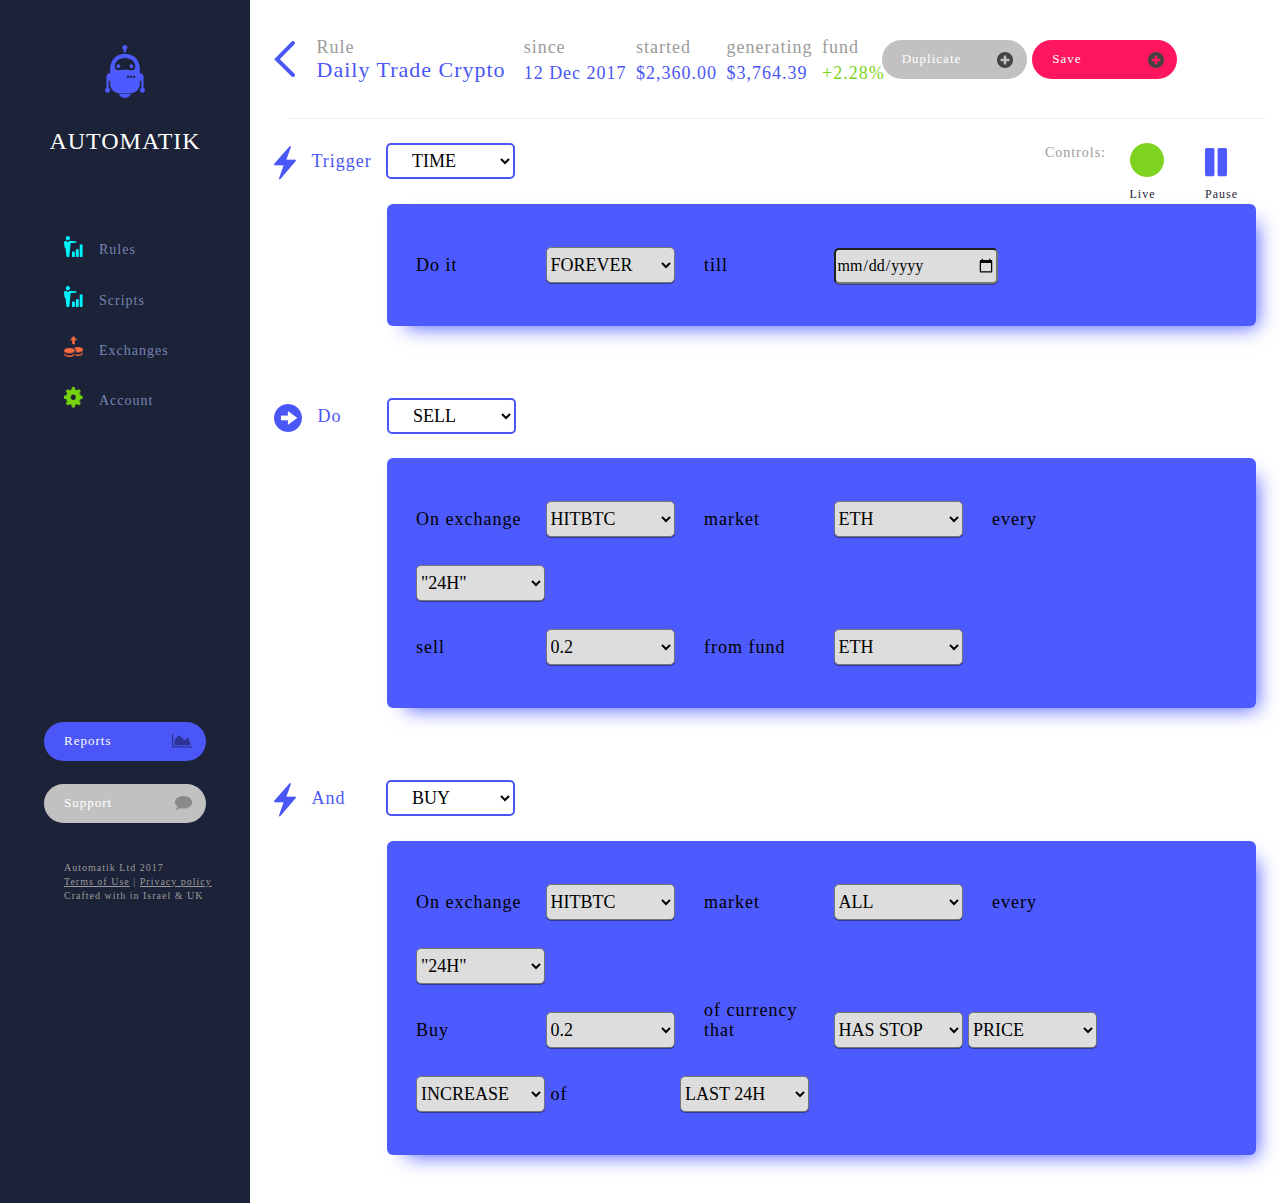
<file: index.html>
<!DOCTYPE html>
<html lang="en">
<head>
	<meta name="viewport" content="width=device-width, initial-scale=1">
    <meta http-equiv="X-UA-Compatible" content="IE=9" />
    <meta charset="UTF-8">
    <title>Automatik</title>

	<!-- Seo General -->

	<meta name="description" content="Get paid with a link. Paylinko is a very genuine payment tool, the easiest way to request and cash out money."/>
	<link rel="canonical" href="https://www.paylinko.com">
	<meta name="author" content="Paylinko">
	<meta name="robots" content="index">
	
	<!-- iOS Safari -->

	<meta name="apple-mobile-web-app-status-bar-style" content="#2983E5">

	<meta name="keywords" content="paylinko, payment London, pay online, easy link, , genuine secure, cash out" />

	<!-- Google+  -->

	<meta itemprop="name" content="Paylinko secure payment tool to cash out money">
	<meta itemprop="description" content="Get paid with a link. Paylinko is a very genuine, secure payment tool, the easiest way to request and cash out money.">
	<meta itemprop="image" content="http://s3.amazonaws.com/flairimagecontainer/paylinko/users/Paylinko_Banner_400.png">
	<link rel="publisher" href="https://plus.google.com/u/0/108265430128713170517">

	<!-- Open Graph Facebook -->
	
	<meta property="og:title" content="Paylinko secure payment tool to cash out money" />
	<meta property="og:description" content="Get paid with a link. Paylinko is a very genuine, secure payment tool, the easiest way to request and cash out money." /> 
	<meta property="og:url" content="https://www.facebook.com/Paylinkofficial/?fref=ts" />
	<meta property="og:site_name" content="Paylinko" />
	<meta property="og:type" content="article" />
	<meta property="og:image" content="http://s3.amazonaws.com/flairimagecontainer/paylinko/users/Paylinko_Banner_400.png" />
	<meta property="og:image:width" content="300" />
	<meta property="og:image:height" content="300" />
	<meta property="fb:admins" content="208930142825714" />

	<!-- Twitter Card data -->
	
	<meta name="twitter:site" content="@Automatik">
	<meta name="twitter:title" content="Paylinko secure payment tool to cash out money">
	<meta name="twitter:description" content="Get paid with a link. Paylinko is a very genuine, secure payment tool, the easiest way to request and cash out money.">
	<meta name="twitter:url" content="https://twitter.com/paylinkofficial">
	<meta name="twitter:card" content="summary">
	<meta name="twitter:image" content="http://s3.amazonaws.com/flairimagecontainer/paylinko/users/Paylinko_Banner_400.png">
	<meta name="twitter:creator" content="@articaidyn">
	<link rel="icon" type="image/x-icon" href="favicon.ico">

	<!-- Css -->

	<link href="https://maxcdn.bootstrapcdn.com/bootstrap/3.3.7/css/bootstrap.min.css" rel="stylesheet" integrity="sha384-BVYiiSIFeK1dGmJRAkycuHAHRg32OmUcww7on3RYdg4Va+PmSTsz/K68vbdEjh4u" crossorigin="anonymous">

	<link rel="stylesheet" href="css/style.css">

</head>

<body>

	<div class="wrapper">

            <!-- Sidebar -->
            <nav class="sidebar">

            	<img class="roboto-logo" width="40px" src="./images/Robo.to.png" alt="Automatik Logo" title="Automatik Logo">

                <h3 class="text-center">Automatik</h3>

                <ul class="list-unstyled top-list">
                    <li>
                    	<a href="#">
                    		<img src="./images/rules-icon.png" title="rules-icon" alt="rules-icon">
                    		<span>Rules</span>
                    	</a>
                    	<a href="#">
                    		<img src="./images/rules-icon.png" title="script-icon" alt="script-icon">
                    		<span>Scripts</span>
                    	</a>
                    	<a href="#">
                    		<img src="./images/exchanges-icon.png" title="exchanges-icon" alt="exchanges-icon">
                    		<span>Exchanges</span>
                    	</a>
                    	<a href="#">
                    		<img src="./images/account-icon.png" title="account-icon" alt="account-icon">
                    		<span>Account</span>
                    	</a>
                    </li>
                </ul>

                <ul class="list-unstyled bottom-list">
                	<li>
                		<a href="#">
                    		<span>Reports</span>
                    		<img src="./images/reports-icon.png" title="reports-icon" alt="reports-icon">
                    	</a>
                    	<a href="#">
                    		<span>Support</span>
                    		<img src="./images/support-icon.png" title="support-icon" alt="support-icon">
                    	</a>
                	</li>
                </ul>

                <div class="copyright">
                	<p>Automatik Ltd 2017</p>
                	<p>
                		<span><a href="">Terms of Use</a></span>
                		<span>|</span>
                		<span><a href="">Privacy policy</a></span>
                	</p>
                	<p>Crafted with in Israel & UK</p>
                </div>

            </nav>

            <!-- Main Container -->
                
            <div class="container">
	            	<div class="content-header">
	            		<div class="crypto-first-column pull-left">
	            			<a href="">
		            			<img class="inline-block" src="./images/arrow-back.png"  title="arrow-back" alt="arrow-back">
		            		</a>
		    				<div class="crypto-details-container inline-block">
		    					<h4 class="rule light-grey">Rule</h4>
		    					<h3 class="crypto-name">Daily Trade Crypto</h3>
		    				</div>
	            		</div>

	            		<div class="crypto-second-column pull-left">
		    				<div class="crypto-since-container inline-block">
		    					<h4 class="since light-grey">since</h4>
		    					<h4 class="since-date">12 Dec 2017</h4>
		    				</div>
		    				<div class="crypto-started-container inline-block">
		    					<h4 class="started light-grey">started</h4>
		    					<h4 class="started-with">$2,360.00</h4>
		    				</div>
		    				<div class="crypto-generating-container inline-block">
		    					<h4 class="generating light-grey">generating</h4>
		    					<h4 class="generating-result">$3,764.39</h4>
		    				</div>
		    				<div class="crypto-fund-container inline-block">
		    					<h4 class="fund light-grey">fund</h4>
		    					<h4 class="fund-result-with light-green">+2.28%</h4>
		    				</div>
	    				</div>

						<div class="crypto-third-column pull-left">
		    				<ul class="list-unstyled top-right-buttons inline-block">
			                	<li>
			                		<a href="#">
			                    		<span>Duplicate</span>
			                    		<img src="./images/plus-icon.png" title="plus-icon" alt="plus-icon">
			                    	</a>
			                    	<a href="#"> 
			                    		<span>Save</span>
			                    		<img src="./images/plus-icon.png" title="plus-icon" alt="plus-icon">
			                    	</a>
			                	</li>
			                </ul>

						</div>

						<hr />
	            	</div>

	            	<div class="content-trigger">
	            		<a href="">
	            			<img class="inline-block" src="./images/sketch-icon.png"  title="sketch-icon" alt="sketch-icon">
	            		</a>
	    				<div class="crypto-trigger-container inline-block">
	    					<h4 class="rule light-grey">Trigger</h4>
	    				</div>
	    				<div class="crypto-trigger-option inline-block">
	    					<select name="crypto-trigger">
							    <option value="time">TIME</option>
							    <option value="saab">Saab 95</option>
							    <option value="mercedes">Mercedes SLK</option>
							    <option value="audi">Audi TT</option>
						  	</select>
	    				</div>
	    				<div class="crypto-trigger-play inline-block pull-right">
	    					<h5 class="inline-block">Controls:</h5>
	    					<div class="live inline-block">
	    						<a href="">
	    							<img class="inline-block" src="./images/live-icon.png"  title="live-icon" alt="live-icon">
	    						</a>
	    						<h6>Live</h6>
	    					</div>
	    					<div class="pause inline-block">
	    						<a href="">
	    							<img class="inline-block" src="./images/pause-icon.png"  title="pause-icon" alt="pause-icon">
	    						</a>
	    						<h6>Pause</h6>
	    					</div>
	    				</div>
	    				<div class="content-trigger-function">
	    					<h4 class="inline-block">Do it</h4>
	    					<select class="inline-block" name="crypto-trigger-first">
							    <option value="forever">FOREVER</option>
							    <option value="saab">Saab 95</option>
							    <option value="mercedes">Mercedes SLK</option>
							    <option value="audi">Audi TT</option>
						  	</select>
						  	<h4 class="inline-block">till</h4>
							<input type="date">
	    				</div>
	            	</div>

	            	<div class="content-do">
	            		<a href="">
	            			<img class="inline-block" src="./images/play-icon.png"  title="play-icon" alt="play-icon">
	            		</a>
	    				<div class="crypto-do-container inline-block">
	    					<h4 class="rule light-grey">Do</h4>
	    				</div>
	    				<div class="crypto-do-option inline-block">
	    					<select name="crypto-do">
							    <option value="sell">SELL</option>
							    <option value="saab">Saab 95</option>
							    <option value="mercedes">Mercedes SLK</option>
							    <option value="audi">Audi TT</option>
						  	</select>
	    				</div>
	    				<div class="content-do-function">
	    					<h4 class="inline-block">On exchange</h4>
	    					<select class="inline-block" name="crypto-do-first">
							    <option value="forever">HITBTC</option>
							    <option value="saab">Saab 95</option>
							    <option value="mercedes">Mercedes SLK</option>
							    <option value="audi">Audi TT</option>
						  	</select>
						  	<h4 class="inline-block">market</h4>
							<select class="inline-block" name="crypto-do-second">
							    <option value="eth">ETH</option>
							    <option value="saab">Saab 95</option>
							    <option value="mercedes">Mercedes SLK</option>
							    <option value="audi">Audi TT</option>
						  	</select>
					  		<h4 class="inline-block">every</h4>
						  	<select class="inline-block" name="crypto-do-third">
							    <option value="24H">"24H"</option>
							    <option value="saab">Saab 95</option>
							    <option value="mercedes">Mercedes SLK</option>
							    <option value="audi">Audi TT</option>
						  	</select>
						  	<br>
						  	<div class="crypto-do-function-second">
							  	<h4 class="inline-block">sell</h4>
		    					<select class="inline-block" name="crypto-do-fourth">
								    <option value="forever">0.2</option>
								    <option value="saab">Saab 95</option>
								    <option value="mercedes">Mercedes SLK</option>
								    <option value="audi">Audi TT</option>
							  	</select>
							  	<h4 class="inline-block">from fund</h4>
								<select class="inline-block" name="crypto-do-fifth">
								    <option value="eth">ETH</option>
								    <option value="saab">Saab 95</option>
								    <option value="mercedes">Mercedes SLK</option>
								    <option value="audi">Audi TT</option>
							  	</select>
						  	</div>
	    				</div>

	            	</div>

	            	<div class="content-and">
	            		<a href="">
	            			<img class="inline-block" src="./images/sketch-icon.png"  title="sketch-icon" alt="sketch-icon">
	            		</a>
	    				<div class="crypto-and-container inline-block">
	    					<h4 class="rule light-grey">And</h4>
	    				</div>
	    				<div class="crypto-and-option inline-block">
	    					<select name="crypto-and">
							    <option value="sell">BUY</option>
							    <option value="saab">Saab 95</option>
							    <option value="mercedes">Mercedes SLK</option>
							    <option value="audi">Audi TT</option>
						  	</select>
	    				</div>
	    				<div class="content-and-function">
	    					<h4 class="inline-block">On exchange</h4>
	    					<select class="inline-block" name="crypto-and-first">
							    <option value="forever">HITBTC</option>
							    <option value="saab">Saab 95</option>
							    <option value="mercedes">Mercedes SLK</option>
							    <option value="audi">Audi TT</option>
						  	</select>
						  	<h4 class="inline-block">market</h4>
							<select class="inline-block" name="crypto-and-second">
							    <option value="eth">ALL</option>
							    <option value="saab">Saab 95</option>
							    <option value="mercedes">Mercedes SLK</option>
							    <option value="audi">Audi TT</option>
						  	</select>
					  		<h4 class="inline-block">every</h4>
						  	<select class="inline-block" name="crypto-and-third">
							    <option value="24H">"24H"</option>
							    <option value="saab">Saab 95</option>
							    <option value="mercedes">Mercedes SLK</option>
							    <option value="audi">Audi TT</option>
						  	</select>
						  	<br>
						  	<div class="crypto-and-function-second">
							  	<h4 class="inline-block">Buy</h4>
		    					<select class="inline-block" name="crypto-and-fourth">
								    <option value="forever">0.2</option>
								    <option value="saab">Saab 95</option>
								    <option value="mercedes">Mercedes SLK</option>
								    <option value="audi">Audi TT</option>
							  	</select>
							  	<h4 class="inline-block">of currency that</h4>
								<select class="inline-block" name="crypto-and-fifth">
								    <option value="eth">HAS STOP</option>
								    <option value="saab">Saab 95</option>
								    <option value="mercedes">Mercedes SLK</option>
								    <option value="audi">Audi TT</option>
							  	</select>
							  	<select class="inline-block" name="crypto-and-fifth">
								    <option value="eth">PRICE</option>
								    <option value="saab">Saab 95</option>
								    <option value="mercedes">Mercedes SLK</option>
								    <option value="audi">Audi TT</option>
							  	</select>
							  	<select class="inline-block" name="crypto-and-fifth">
								    <option value="eth">INCREASE</option>
								    <option value="saab">Saab 95</option>
								    <option value="mercedes">Mercedes SLK</option>
								    <option value="audi">Audi TT</option>
							  	</select>
							  	<h4 class="inline-block">of</h4>
		    					<select class="inline-block" name="crypto-and-fourth">
								    <option value="forever">LAST 24H</option>
								    <option value="saab">Saab 95</option>
								    <option value="mercedes">Mercedes SLK</option>
								    <option value="audi">Audi TT</option>
							  	</select>
						  	</div>
	    				</div>

	            	</div>
						
			</div>

        </div>
	
	<!-- Js -->

	<script
  src="https://code.jquery.com/jquery-3.2.1.min.js"
  integrity="sha256-hwg4gsxgFZhOsEEamdOYGBf13FyQuiTwlAQgxVSNgt4="
  crossorigin="anonymous"></script>
  <script src="https://maxcdn.bootstrapcdn.com/bootstrap/3.3.7/js/bootstrap.min.js" integrity="sha384-Tc5IQib027qvyjSMfHjOMaLkfuWVxZxUPnCJA7l2mCWNIpG9mGCD8wGNIcPD7Txa" crossorigin="anonymous"></script>
  <script src="js/js.js"></script>

</body>
</html>
</file>
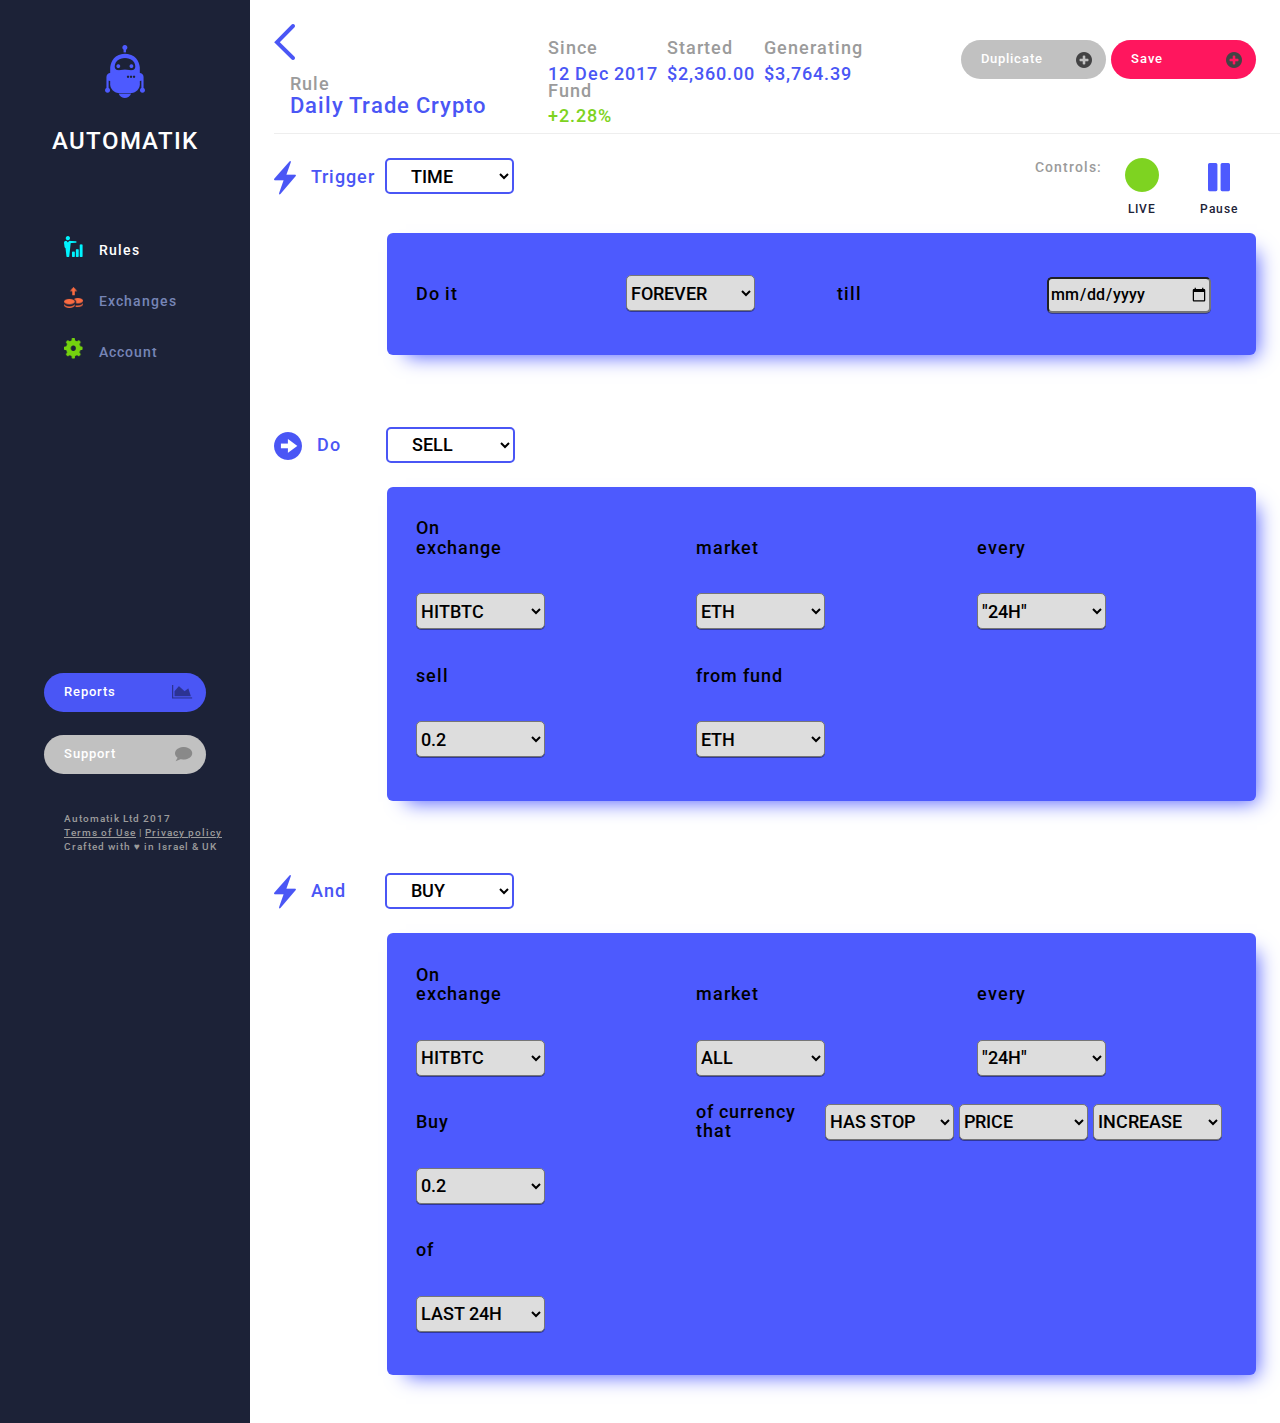
<file: home.html>
<!DOCTYPE html>
<html lang="en">
<head>
	<meta name="viewport" content="width=device-width, initial-scale=1">
    <meta http-equiv="X-UA-Compatible" content="IE=9" />
    <meta charset="UTF-8">
    <title>Automatik - Homepage</title>

	<!-- Css -->

	<link href="https://fonts.googleapis.com/css?family=Roboto" rel="stylesheet">
	<link rel="shortcut icon" type="image/png" href="./images/Robo.to.png"/>
	<link href="https://maxcdn.bootstrapcdn.com/bootstrap/3.3.7/css/bootstrap.min.css" rel="stylesheet" integrity="sha384-BVYiiSIFeK1dGmJRAkycuHAHRg32OmUcww7on3RYdg4Va+PmSTsz/K68vbdEjh4u" crossorigin="anonymous">
	<link rel="stylesheet" href="css/style.css">

</head>

<body>

	<!-- Hamburger Button -->
        <div class="collpasingSidebar hidden-sm visible-xs">
          <svg viewBox="0 0 800 600">
            <path d="M300,220 C300,220 520,220 540,220 C740,220 640,540 520,420 C440,340 300,200 300,200" id="top"></path>
            <path d="M300,320 L540,320" id="middle"></path>
            <path d="M300,210 C300,210 520,210 540,210 C740,210 640,530 520,410 C440,330 300,190 300,190" id="bottom" transform="translate(480, 320) scale(1, -1) translate(-480, -318) "></path>
          </svg>
        </div>
    <!-- End Hamburger Button -->

	<div class="wrapper">

            <!-- Sidebar -->
            <nav class="sidebar">

            	<img class="roboto-logo" width="40px" src="./images/Robo.to.png" alt="Automatik Logo" title="Automatik Logo">

                <h3 class="text-center">Automatik</h3>

                <ul class="list-unstyled top-list">
                    <li>
                    	<a href="#">
                    		<img src="./images/rules-icon.png" title="rules-icon" alt="rules-icon">
                    		<span class="active">Rules</span>
                    	</a>
                    	<a href="#">
                    		<img src="./images/exchanges-icon.png" title="exchanges-icon" alt="exchanges-icon">
                    		<span>Exchanges</span>
                    	</a>
                    	<a href="./account/settings.html">
                    		<img src="./images/account-icon.png" title="account-icon" alt="account-icon">
                    		<span>Account</span>
                    	</a>
                    </li>
                </ul>

                <ul class="list-unstyled bottom-list">
                	<li>
                		<a href="#">
                    		<span>Reports</span>
                    		<img src="./images/reports-icon.png" title="reports-icon" alt="reports-icon">
                    	</a>
                    	<a href="#">
                    		<span>Support</span>
                    		<img src="./images/support-icon.png" title="support-icon" alt="support-icon">
                    	</a>
                	</li>
                </ul>

                <div class="copyright">
                	<p>Automatik Ltd 2017</p>
                	<p>
                		<span><a href="">Terms of Use</a></span>
                		<span>|</span>
                		<span><a href="">Privacy policy</a></span>
                	</p>
                	<p>Crafted with &#9829; in Israel & UK</p>
                </div>

            </nav>

            <!-- Main Container -->
            <div class="container">

            	<div class="row">
            		<div class="content-header">
	            		<div class="col-lg-3 col-md-5 col-xs-12">
		            		<div class="crypto-first-column">
		            			<a href="">
			            			<img class="inline-block" src="./images/arrow-back.png"  title="arrow-back" alt="arrow-back">
			            		</a>
			    				<div class="crypto-details-container inline-block">
			    					<h4 class="rule light-grey">Rule</h4>
			    					<h3 class="crypto-name">Daily Trade Crypto</h3>
			    				</div>
		            		</div>
	            		</div>

						<div class="col-lg-5 col-md-7 col-xs-12">
		            		<div class="crypto-second-column">
			    				<div class="crypto-since-container inline-block">
			    					<h4 class="since light-grey">Since</h4>
			    					<h4 class="since-date">12 Dec 2017</h4>
			    				</div>
			    				<div class="crypto-started-container inline-block">
			    					<h4 class="started light-grey">Started</h4>
			    					<h4 class="started-with">$2,360.00</h4>
			    				</div>
			    				<div class="crypto-generating-container inline-block">
			    					<h4 class="generating light-grey">Generating</h4>
			    					<h4 class="generating-result">$3,764.39</h4>
			    				</div>
			    				<div class="crypto-fund-container inline-block">
			    					<h4 class="fund light-grey">Fund</h4>
			    					<h4 class="fund-result-with light-green">+2.28%</h4>
			    				</div>
		    				</div>
	    				</div>
							
						<div class="col-lg-4 col-lg-offset-0 col-md-offset-3 col-md-6 col-xs-12 text-center">
							<div class="crypto-third-column">
			    				<ul class="list-unstyled top-right-buttons inline-block">
				                	<li>
				                		<a href="#">
				                    		<span>Duplicate</span>
				                    		<img src="./images/plus-icon.png" title="plus-icon" alt="plus-icon">
				                    	</a>
				                    	<a href="#"> 
				                    		<span>Save</span>
				                    		<img src="./images/plus-icon.png" title="plus-icon" alt="plus-icon">
				                    	</a>
				                	</li>
				                </ul>

							</div>
						</div>

						<hr />
	            	</div>
	        	</div>

            	<div class="content-trigger">

            		<div class="row">
	            		<div class="col-lg-4 col-md-5 col-sm-6 col-xs-12">
		            		<a href="">
		            			<img class="inline-block" src="./images/sketch-icon.png"  title="sketch-icon" alt="sketch-icon">
		            		</a>
		    				<div class="crypto-trigger-container inline-block">
		    					<h4 class="rule light-grey">Trigger</h4>
		    				</div>
		    				<div class="crypto-trigger-option inline-block">
		    					<select name="crypto-trigger">
								    <option value="time">TIME</option>
								    <option value="saab">Saab 95</option>
								    <option value="mercedes">Mercedes SLK</option>
								    <option value="audi">Audi TT</option>
							  	</select>
		    				</div>
	    				</div>

	    				<div class="col-lg-4 col-lg-offset-4 col-md-7 col-sm-6 col-xs-12 text-center">
		    				<div class="crypto-trigger-play inline-block pull-right">
		    					<h5 class="inline-block">Controls:</h5>
		    					<div class="live inline-block">
		    						<a class="play-btn active" href="#">
		    							<img class="inline-block" src="./images/live-icon.png"  title="live-icon" alt="live-icon">
		    							<h6>Live</h6>
		    						</a>
		    					</div>
		    					<div class="pause inline-block">
		    						<a class="play-btn" href="#">
		    							<img class="inline-block" src="./images/pause-icon.png"  title="pause-icon" alt="pause-icon">
		    							<h6>Pause</h6>
		    						</a>
		    					</div>
		    				</div>
		    			</div>

	    			</div>

					<div class="content-trigger-function">
	    				<div class="row">
	    					<div class="col-md-3 col-sm-6 col-xs-12">
	    						<h4 class="inline-block">Do it</h4>
	    					</div>
	    					<div class="col-md-3 col-sm-6 col-xs-12">
		    					<select class="inline-block" name="crypto-trigger-first">
								    <option value="forever">FOREVER</option>
								    <option value="saab">Saab 95</option>
								    <option value="mercedes">Mercedes SLK</option>
								    <option value="audi">Audi TT</option>
							  	</select>
						  	</div>
						  	<div class="col-md-3 col-sm-6 col-xs-12">
						  		<h4 class="inline-block">till</h4>
						  	</div>
						  	<div class="col-md-3 col-sm-6 col-xs-12">
								<input type="date">
							</div>
	    				</div>
    				</div>

        		</div>

            	<div class="content-do">

            		<div class="row">
            			<div class="col-xs-12">
		            		<a href="">
		            			<img class="inline-block" src="./images/play-icon.png"  title="play-icon" alt="play-icon">
		            		</a>
		    				<div class="crypto-do-container inline-block">
		    					<h4 class="rule light-grey">Do</h4>
		    				</div>
		    				<div class="crypto-do-option inline-block">
		    					<select name="crypto-do">
								    <option value="sell">SELL</option>
								    <option value="saab">Saab 95</option>
								    <option value="mercedes">Mercedes SLK</option>
								    <option value="audi">Audi TT</option>
							  	</select>
		    				</div>
	    				</div>
    				</div>

    				<div class="content-do-function">

    					<div class="row">
    						<div class="col-md-4 col-sm-6 col-xs-12">
		    					<h4 class="inline-block">On exchange</h4>
		    					<select class="inline-block" name="crypto-do-first">
								    <option value="forever">HITBTC</option>
								    <option value="saab">Saab 95</option>
								    <option value="mercedes">Mercedes SLK</option>
								    <option value="audi">Audi TT</option>
							  	</select>
						  	</div>
						  	<div class="col-md-4 col-sm-6 col-xs-12">
							  	<h4 class="inline-block">market</h4>
								<select class="inline-block" name="crypto-do-second">
								    <option value="eth">ETH</option>
								    <option value="saab">Saab 95</option>
								    <option value="mercedes">Mercedes SLK</option>
								    <option value="audi">Audi TT</option>
							  	</select>
							</div>
						  	<div class="col-md-4 col-sm-6 col-xs-12">
						  		<h4 class="inline-block">every</h4>
							  	<select class="inline-block" name="crypto-do-third">
								    <option value="24H">"24H"</option>
								    <option value="saab">Saab 95</option>
								    <option value="mercedes">Mercedes SLK</option>
								    <option value="audi">Audi TT</option>
							  	</select>
						  	</div>
					  	</div>

						<div class="crypto-do-function-second">

						  	<div class="row">
	    						<div class="col-md-4 col-sm-6 col-xs-12">
									  	<h4 class="inline-block">sell</h4>
				    					<select class="inline-block" name="crypto-do-fourth">
										    <option value="forever">0.2</option>
										    <option value="saab">Saab 95</option>
										    <option value="mercedes">Mercedes SLK</option>
										    <option value="audi">Audi TT</option>
									  	</select>
								</div>
							  	<div class="col-md-4 col-sm-6 col-xs-12">
								  	<h4 class="inline-block">from fund</h4>
									<select class="inline-block" name="crypto-do-fifth">
									    <option value="eth">ETH</option>
									    <option value="saab">Saab 95</option>
									    <option value="mercedes">Mercedes SLK</option>
									    <option value="audi">Audi TT</option>
								  	</select>
							  	</div>
							</div>							  	
	    				</div>

            		</div>

        		</div>

            	<div class="content-and">
            		<div class="row">
            			<div class="col-xs-12">
            				<a href="">
		            			<img class="inline-block" src="./images/sketch-icon.png"  title="sketch-icon" alt="sketch-icon">
		            		</a>
		    				<div class="crypto-and-container inline-block">
		    					<h4 class="rule light-grey">And</h4>
		    				</div>
		    				<div class="crypto-and-option inline-block">
		    					<select name="crypto-and">
								    <option value="sell">BUY</option>
								    <option value="saab">Saab 95</option>
								    <option value="mercedes">Mercedes SLK</option>
								    <option value="audi">Audi TT</option>
							  	</select>
		    				</div>
            			</div>
            		</div>
            		
    				<div class="content-and-function">
    					<div class="row">
    						<div class="col-md-4 col-sm-6 col-xs-12">
								<h4 class="inline-block">On exchange</h4>
		    					<select class="inline-block" name="crypto-and-first">
								    <option value="forever">HITBTC</option>
								    <option value="saab">Saab 95</option>
								    <option value="mercedes">Mercedes SLK</option>
								    <option value="audi">Audi TT</option>
							  	</select>
    						</div>

	    					<div class="col-md-4 col-sm-6 col-xs-12">
							  	<h4 class="inline-block">market</h4>
								<select class="inline-block" name="crypto-and-second">
								    <option value="eth">ALL</option>
								    <option value="saab">Saab 95</option>
								    <option value="mercedes">Mercedes SLK</option>
								    <option value="audi">Audi TT</option>
							  	</select>
						  	</div>
						  	<div class="col-md-4 col-sm-6 col-xs-12">
						  		<h4 class="inline-block">every</h4>
							  	<select class="inline-block" name="crypto-and-third">
								    <option value="24H">"24H"</option>
								    <option value="saab">Saab 95</option>
								    <option value="mercedes">Mercedes SLK</option>
								    <option value="audi">Audi TT</option>
							  	</select>
						  	</div>
				  		</div>

					  	<div class="crypto-and-function-second">
					  		<div class="row">
					  			<div class="col-md-4 col-sm-6 col-xs-12">
									<h4 class="inline-block">Buy</h4>
			    					<select class="inline-block" name="crypto-and-fourth">
									    <option value="forever">0.2</option>
									    <option value="saab">Saab 95</option>
									    <option value="mercedes">Mercedes SLK</option>
									    <option value="audi">Audi TT</option>
								  	</select>
					  			</div>
					  		
						  		<div class="col-md-8 col-sm-12 col-xs-12">
								  	<h4 class="inline-block currency-that">of currency that</h4>
									<select class="inline-block" name="crypto-and-fifth">
									    <option value="eth">HAS STOP</option>
									    <option value="saab">Saab 95</option>
									    <option value="mercedes">Mercedes SLK</option>
									    <option value="audi">Audi TT</option>
								  	</select>
								  	<select class="inline-block" name="crypto-and-fifth">
									    <option value="eth">PRICE</option>
									    <option value="saab">Saab 95</option>
									    <option value="mercedes">Mercedes SLK</option>
									    <option value="audi">Audi TT</option>
								  	</select>
								  	<select class="inline-block" name="crypto-and-fifth">
									    <option value="eth">INCREASE</option>
									    <option value="saab">Saab 95</option>
									    <option value="mercedes">Mercedes SLK</option>
									    <option value="audi">Audi TT</option>
							  		</select>
						  		</div>
					  		</div>

					  		<div class="row">
							  	<div class="col-md-4 col-sm-6 col-xs-12">
								  	<h4 class="inline-block">of</h4>
			    					<select class="inline-block" name="crypto-and-fourth">
									    <option value="forever">LAST 24H</option>
									    <option value="saab">Saab 95</option>
									    <option value="mercedes">Mercedes SLK</option>
									    <option value="audi">Audi TT</option>
								  	</select>
							  	</div>
							</div>
					  	</div>
    				</div>

            	</div>
						
			</div>

        </div>
	
	<!-- Js -->

	<script
  src="https://code.jquery.com/jquery-3.2.1.min.js"
  integrity="sha256-hwg4gsxgFZhOsEEamdOYGBf13FyQuiTwlAQgxVSNgt4="
  crossorigin="anonymous"></script>
  <script src="https://maxcdn.bootstrapcdn.com/bootstrap/3.3.7/js/bootstrap.min.js" integrity="sha384-Tc5IQib027qvyjSMfHjOMaLkfuWVxZxUPnCJA7l2mCWNIpG9mGCD8wGNIcPD7Txa" crossorigin="anonymous"></script>
  <script src="js/js.js"></script>

</body>
</html>
</file>
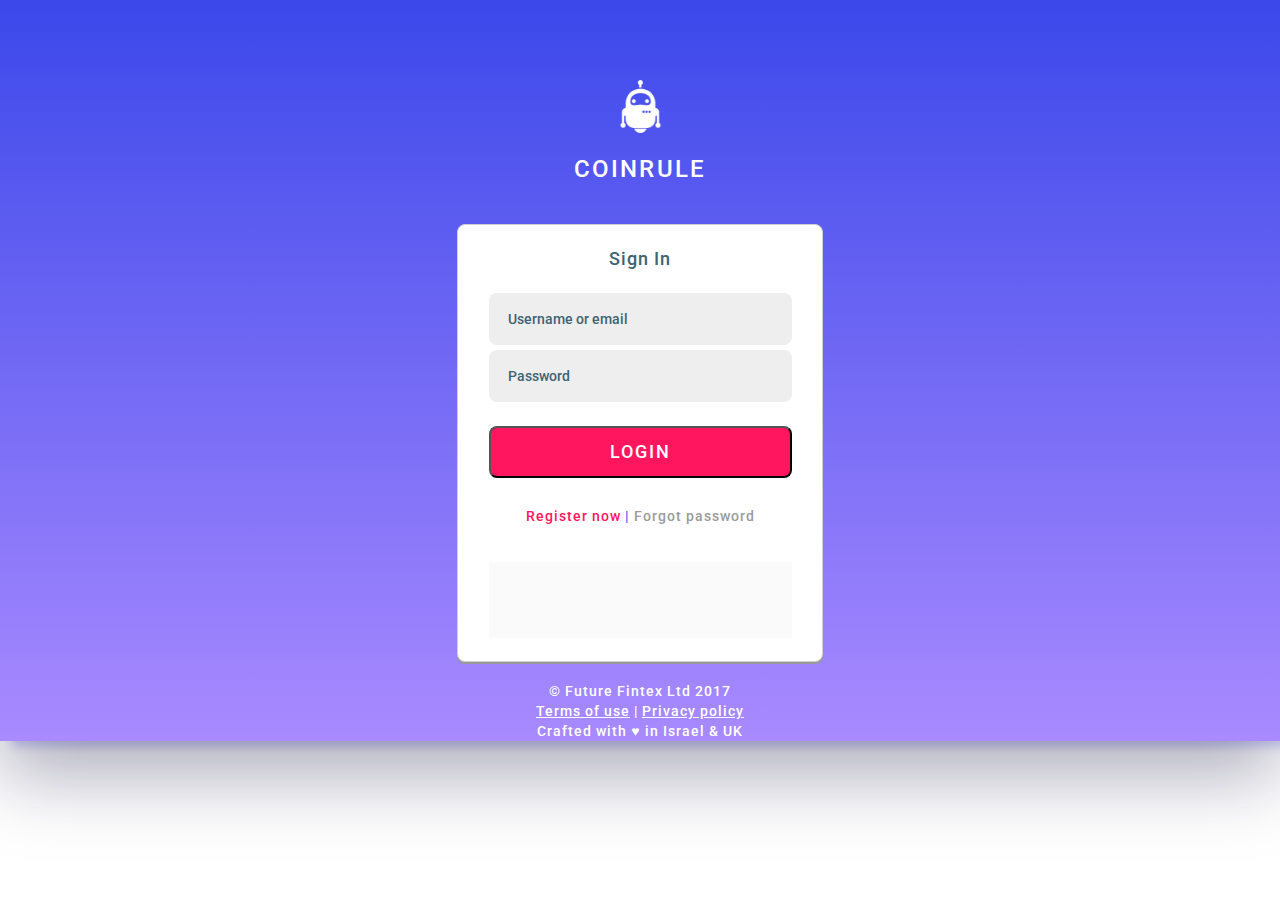
<file: login.html>
<!DOCTYPE html>
<html lang="en">
<head>
	<meta name="viewport" content="width=device-width, initial-scale=1">
    <meta http-equiv="X-UA-Compatible" content="IE=9" />
    <meta charset="UTF-8">
	<title>Automatik - Login</title>

	<!-- Css -->

	<link href="https://fonts.googleapis.com/css?family=Roboto" rel="stylesheet">
	<link rel="shortcut icon" type="image/png" href="./images/Robo.to.png"/>
	<link href="https://maxcdn.bootstrapcdn.com/bootstrap/3.3.7/css/bootstrap.min.css" rel="stylesheet" integrity="sha384-BVYiiSIFeK1dGmJRAkycuHAHRg32OmUcww7on3RYdg4Va+PmSTsz/K68vbdEjh4u" crossorigin="anonymous">
	<link rel="stylesheet" href="css/style.css">

	<!-- Recaptcha -->
	<script src="https://www.google.com/recaptcha/api.js" async defer></script>

	<!-- Meta Tag -->

	<!-- Twitter Card data -->					
	<meta name="twitter:site" content="CoinRule - Automatic Crypto Trading">		
 	<meta name="twitter:title" content="CoinRule - Automatic Crypto Trading">
 	<meta name="twitter:description" content="Automate your crypto trading strategy across all exchanges: bitcoin, ethereum, monero, ripple, litecoin.">		
 	<meta name="twitter:url" content="https://twitter.com/CoinRuleHQ">		
 	<meta name="twitter:card" content="summary">		
 	<meta name="twitter:image" content="http://s3.amazonaws.com/flairimagecontainer/paylinko/users/Paylinko_Banner_400.png">		
 	<meta name="twitter:creator" content="@GabryMuse">		
 	<link rel="icon" type="image/x-icon" href="./images/Robo.to.png">

 	<!-- Open Graph Facebook -->
 	<meta property="og:title" content="CoinRule - Automatic Crypto Trading" />
 	<meta property="og:description" content="Automate your crypto trading strategy across all exchanges: bitcoin, ethereum, monero, ripple, litecoin." /> 		
 	<meta property="og:url" content="https://www.facebook.com/CoinRule-137793026987081/" />
 	<meta property="og:site_name" content="CoinRule" />		
 	<meta property="og:type" content="article" />		
 	<meta property="og:image" content="http://s3.amazonaws.com/flairimagecontainer/paylinko/users/Paylinko_Banner_400.png" />		
 	<meta property="og:image:width" content="300" />		
 	<meta property="og:image:height" content="300" />		
 	<meta property="fb:admins" content="208930142825714" />

</head>
<body>


	
	<div class="main-background">
		<div class="login-container text-center">
			<img width="53" height="53" src="./images/Robo.to.white.png" alt="Automatik Logo" title="Automatik Logo">
			<h3>Coinrule</h3>
			<form action="?" method="POST">
				<h4>Sign In</h4>
				<input type="text" name="username" placeholder="Username or email">
				<input type="password" name="password" placeholder="Password">
				<input type="submit" value="LOGIN">

				<p>
					<span>
						<a href="">Register now</a>
					</span>
					<span>|</span>
					<span>
						<a class="light-grey" href="">Forgot password</a>
					</span>
				</p>

				<div class="re-captcha">
					<div class="g-recaptcha" data-sitekey="6LestjwUAAAAAC5j0Y19ffjclArj118z3iR0P5qj"></div>
				</div>

			</form>

			<div class="login-copyright">
				<p>	&copy; Future Fintex Ltd 2017</p>
				<p>
					<span>
						<a href="">Terms of use</a>
					</span>
					<span>|</span>
					<span>
						<a href="">Privacy policy</a>
					</span>
				</p>
				<p>Crafted with &#9829; in Israel & UK</p>
			</div>
		</div>
    </div>
	
	<!-- Js -->

	<script
  src="https://code.jquery.com/jquery-3.2.1.min.js"
  integrity="sha256-hwg4gsxgFZhOsEEamdOYGBf13FyQuiTwlAQgxVSNgt4="
  crossorigin="anonymous"></script>
  <script src="https://maxcdn.bootstrapcdn.com/bootstrap/3.3.7/js/bootstrap.min.js" integrity="sha384-Tc5IQib027qvyjSMfHjOMaLkfuWVxZxUPnCJA7l2mCWNIpG9mGCD8wGNIcPD7Txa" crossorigin="anonymous"></script>
  <script src="js/js.js"></script>

</body>
</html>
</file>
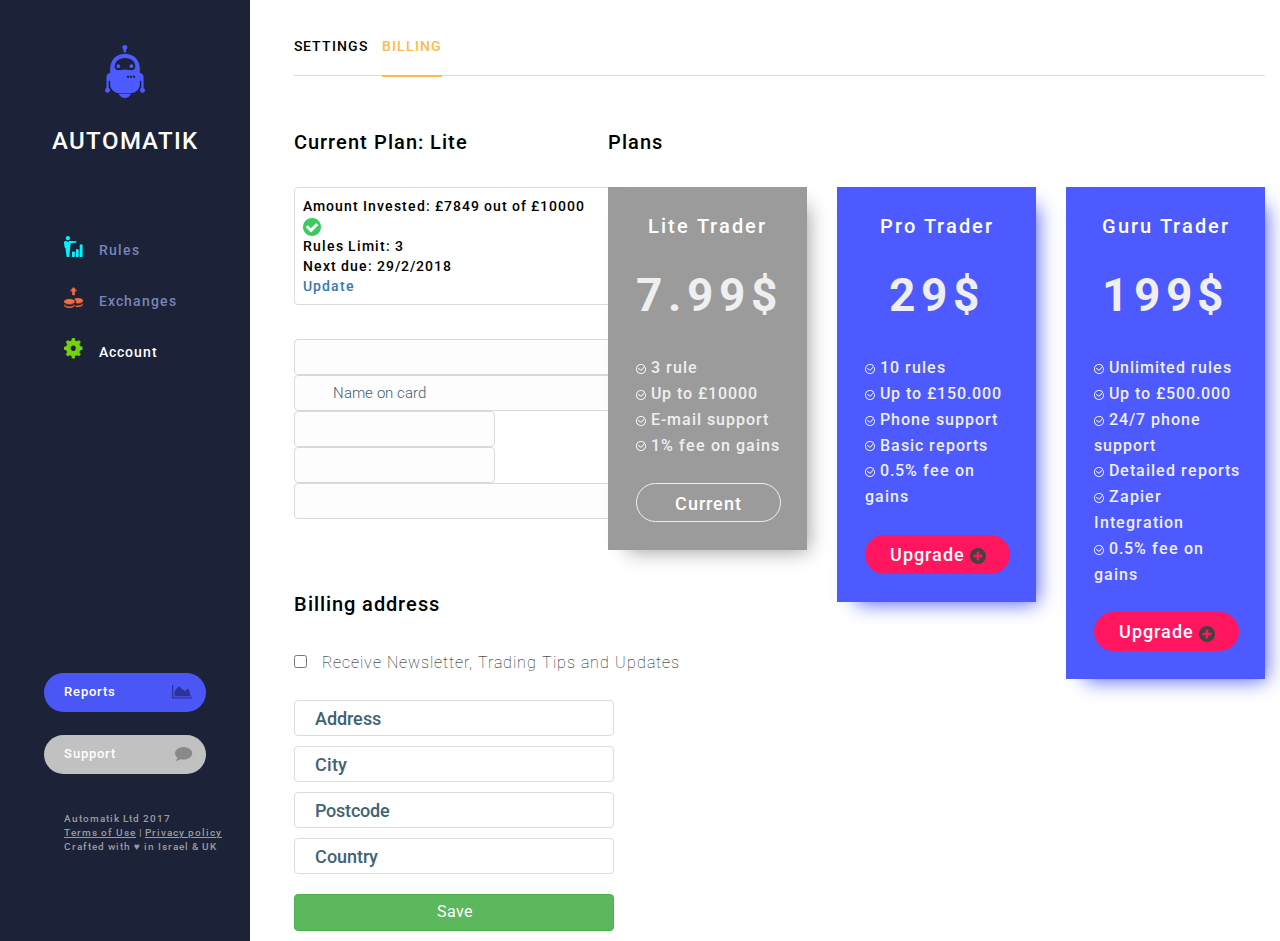
<file: account/billing.html>
<!DOCTYPE html>
<html lang="en">
<head>
	<meta name="viewport" content="width=device-width, initial-scale=1">
    <meta http-equiv="X-UA-Compatible" content="IE=9" />
    <meta charset="UTF-8">
    <title>Automatik - Account/Settings</title>

	<!-- Css -->

	<link href="https://fonts.googleapis.com/css?family=Roboto" rel="stylesheet">
	<link rel="shortcut icon" type="image/png" href="../images/Robo.to.png"/>
	<link rel="stylesheet" href="../css/card-js/card-js.min.css">
	<link href="https://maxcdn.bootstrapcdn.com/bootstrap/3.3.7/css/bootstrap.min.css" rel="stylesheet" integrity="sha384-BVYiiSIFeK1dGmJRAkycuHAHRg32OmUcww7on3RYdg4Va+PmSTsz/K68vbdEjh4u" crossorigin="anonymous">
	<link rel="stylesheet" href="../css/style.css">

</head>

<body>

	<!-- Hamburger Button -->
        <div class="collpasingSidebar hidden-sm visible-xs">
          <svg viewBox="0 0 800 600">
            <path d="M300,220 C300,220 520,220 540,220 C740,220 640,540 520,420 C440,340 300,200 300,200" id="top"></path>
            <path d="M300,320 L540,320" id="middle"></path>
            <path d="M300,210 C300,210 520,210 540,210 C740,210 640,530 520,410 C440,330 300,190 300,190" id="bottom" transform="translate(480, 320) scale(1, -1) translate(-480, -318) "></path>
          </svg>
        </div>
    <!-- End Hamburger Button -->

		<div class="wrapper">

            <!-- Sidebar -->
            <nav class="sidebar">

            	<a href="../homepage.html">
            		<img class="roboto-logo" width="40px" src="../images/Robo.to.png" alt="Automatik Logo" title="Automatik Logo">
        		</a>

                <h3 class="text-center">Automatik</h3>

                <ul class="list-unstyled top-list">
                    <li>
                    	<a href="../homepage.html">
                    		<img src="../images/rules-icon.png" title="rules-icon" alt="rules-icon">
                    		<span>Rules</span>
                    	</a>
                    	<a href="#">
                    		<img src="../images/exchanges-icon.png" title="exchanges-icon" alt="exchanges-icon">
                    		<span>Exchanges</span>
                    	</a>
                    	<a href="./settings.html">
                    		<img src="../images/account-icon.png" title="account-icon" alt="account-icon">
                    		<span class="active">Account</span>
                    	</a>
                    </li>
                </ul>

                <ul class="list-unstyled bottom-list">
                	<li>
                		<a href="#">
                    		<span>Reports</span>
                    		<img src="../images/reports-icon.png" title="reports-icon" alt="reports-icon">
                    	</a>
                    	<a href="#">
                    		<span>Support</span>
                    		<img src="../images/support-icon.png" title="support-icon" alt="support-icon">
                    	</a>
                	</li>
                </ul>

                <div class="copyright">
                	<p>Automatik Ltd 2017</p>
                	<p>
                		<span><a href="">Terms of Use</a></span>
                		<span>|</span>
                		<span><a href="">Privacy policy</a></span>
                	</p>
                	<p>Crafted with &#9829; in Israel & UK</p>
                </div>

            </nav>

            <!-- Content -->

            <div class="container">

            	<!-- Header -->
            	<div class="row">
            		<div class="col-lg-12">
            			<div class="account-header">
            				<ul class="list-unstyled list-inline">
            					<li>
            						<a href="./settings.html">Settings</a>
            					</li>
            					<li>
            						<a class="active" href="#">Billing</a>
            					</li>
            				</ul>
            			</div>
            		</div>
            	</div>

				<!-- Account Content -->

				<div class="account-content">
					<div class="row">
	            		<div class="col-lg-4 col-xs-12">
							<h4>Current Plan: Lite</h4>
							<form>
								<div class="account-details">
									<p class="inline-block">Amount Invested: £7849 out of £10000</p>
									<span>
										<img src="../images/green-sign-icon.png" alt="green-sign-icon" title="green-sign-icon">
									</span>
									<p>Rules Limit: 3</p>
									<p>Next due: 29/2/2018</p>
									<p>
										<a href="">Update</a>
									</p>
								</div>
								<div class="card-js">
								  <input class="card-number my-custom-class" name="card-number">
								  <input class="name" id="the-card-name-id" name="card-holders-name" placeholder="Name on card">
								  <input class="expiry-month" name="expiry-month">
								  <input class="expiry-year" name="expiry-year">
								  <input class="cvc" name="cvc">
								</div>
								<h4>Billing address</h4>
								<span class="checkboxes">
									<input type="checkbox" id="personal-address">
									<label for="personal-address">Receive Newsletter, Trading Tips and Updates</label>
								</span>
								<input placeholder="Address" type="text">
								<input placeholder="City" type="text">
								<input placeholder="Postcode" type="text">
								<input placeholder="Country" type="text">
								<input value="Save" type="submit" class="btn btn-success">
							</form>
	        			</div>

	        			<div class="col-lg-8 col-xs-12">
	        				<h4>Plans</h4>
	        				<div class="row">
	        					<div class="col-lg-4 col-md-4 col-sm-6 col-xs-6 text-center">
	        						<div class="lite-trader">
	        							<h4 class="no-padding">Lite Trader</h4>
	        							<br />
	        							<strong>7.99$</strong>
	        							<br />
	        							<div class="lite-trader-details">
											<span>
												<img src="../images/plan-icon.png" title="plan-icon" alt="plan-icon">
											</span>
											<span>3 rule</span>
											<br />
											<span>
												<img src="../images/plan-icon.png" title="plan-icon" alt="plan-icon">
											</span>
											<span>Up to £10000</span>
											<br />
											<span>
												<img src="../images/plan-icon.png" title="plan-icon" alt="plan-icon">
											</span>
											<span>E-mail support</span>
											<br />
											<span>
												<img src="../images/plan-icon.png" title="plan-icon" alt="plan-icon">
											</span>
											<span>1% fee on gains</span>
										</div>
										<br />
										<a href="#">Current</a>
	        						</div>
	        					</div>
	        					<div class="col-lg-4 col-md-4 col-sm-6 col-xs-6 text-center">
	        						<div class="pro-trader">
	        							<h4 class="no-padding">Pro Trader</h4>
	        							<br />
	        							<strong>29$</strong>
	        							<br />
										<div class="pro-trader-details">
											<span>
												<img src="../images/plan-icon.png" title="plan-icon" alt="plan-icon">
											</span>
											<span>10 rules</span>
											<br />
											<span>
												<img src="../images/plan-icon.png" title="plan-icon" alt="plan-icon">
											</span>
											<span>Up to £150.000</span>
											<br />
											<span>
												<img src="../images/plan-icon.png" title="plan-icon" alt="plan-icon">
											</span>
											<span>Phone support</span>
											<br />
											<span>
												<img src="../images/plan-icon.png" title="plan-icon" alt="plan-icon">
											</span>
											<span>Basic reports</span>
											<br />
											<span>
												<img src="../images/plan-icon.png" title="plan-icon" alt="plan-icon">
											</span>
											<span>0.5% fee on gains</span>
										</div>
										<br />
										<a href="#">
											<span>Upgrade</span>
											<img src="../images/plus-icon.png" alt="">
										</a>
	        						</div>
	        					</div>
	        					<div class="col-lg-4 col-md-4 col-sm-6 col-xs-6 text-center">
	        						<div class="guru-trader">
	        							<h4 class="no-padding">Guru Trader</h4>
	        							<br />
	        							<strong>199$</strong>
	        							<br />
										<div class="guru-trader-details">
											<span>
												<img src="../images/plan-icon.png" title="plan-icon" alt="plan-icon">
											</span>
											<span>Unlimited rules</span>
											<br />
											<span>
												<img src="../images/plan-icon.png" title="plan-icon" alt="plan-icon">
											</span>
											<span>Up to £500.000</span>
											<br />
											<span>
												<img src="../images/plan-icon.png" title="plan-icon" alt="plan-icon">
											</span>
											<span>24/7 phone support</span>
											<br />
											<span>
												<img src="../images/plan-icon.png" title="plan-icon" alt="plan-icon">
											</span>
											<span>Detailed reports</span>
											<br />
											<span>
												<img src="../images/plan-icon.png" title="plan-icon" alt="plan-icon">
											</span>
											<span>Zapier Integration</span>
											<br />
											<span>
												<img src="../images/plan-icon.png" title="plan-icon" alt="plan-icon">
											</span>
											<span>0.5% fee on gains</span>
										</div>
										<br />
										<a href="#">
											<span>Upgrade</span>
											<img src="../images/plus-icon.png" alt="">
										</a>
	        						</div>
	        					</div>
	        				</div>
	        			</div>
        			</div>
            	</div>

            </div>

        </div>
	
	<!-- Js -->

	<script
  src="https://code.jquery.com/jquery-3.2.1.min.js"
  integrity="sha256-hwg4gsxgFZhOsEEamdOYGBf13FyQuiTwlAQgxVSNgt4="
  crossorigin="anonymous"></script>
  <script src="https://maxcdn.bootstrapcdn.com/bootstrap/3.3.7/js/bootstrap.min.js" integrity="sha384-Tc5IQib027qvyjSMfHjOMaLkfuWVxZxUPnCJA7l2mCWNIpG9mGCD8wGNIcPD7Txa" crossorigin="anonymous"></script>
  <script src="../js/card-js/card-js.min.js"></script>
  <script src="../js/js.js"></script>

</body>
</html>
</file>
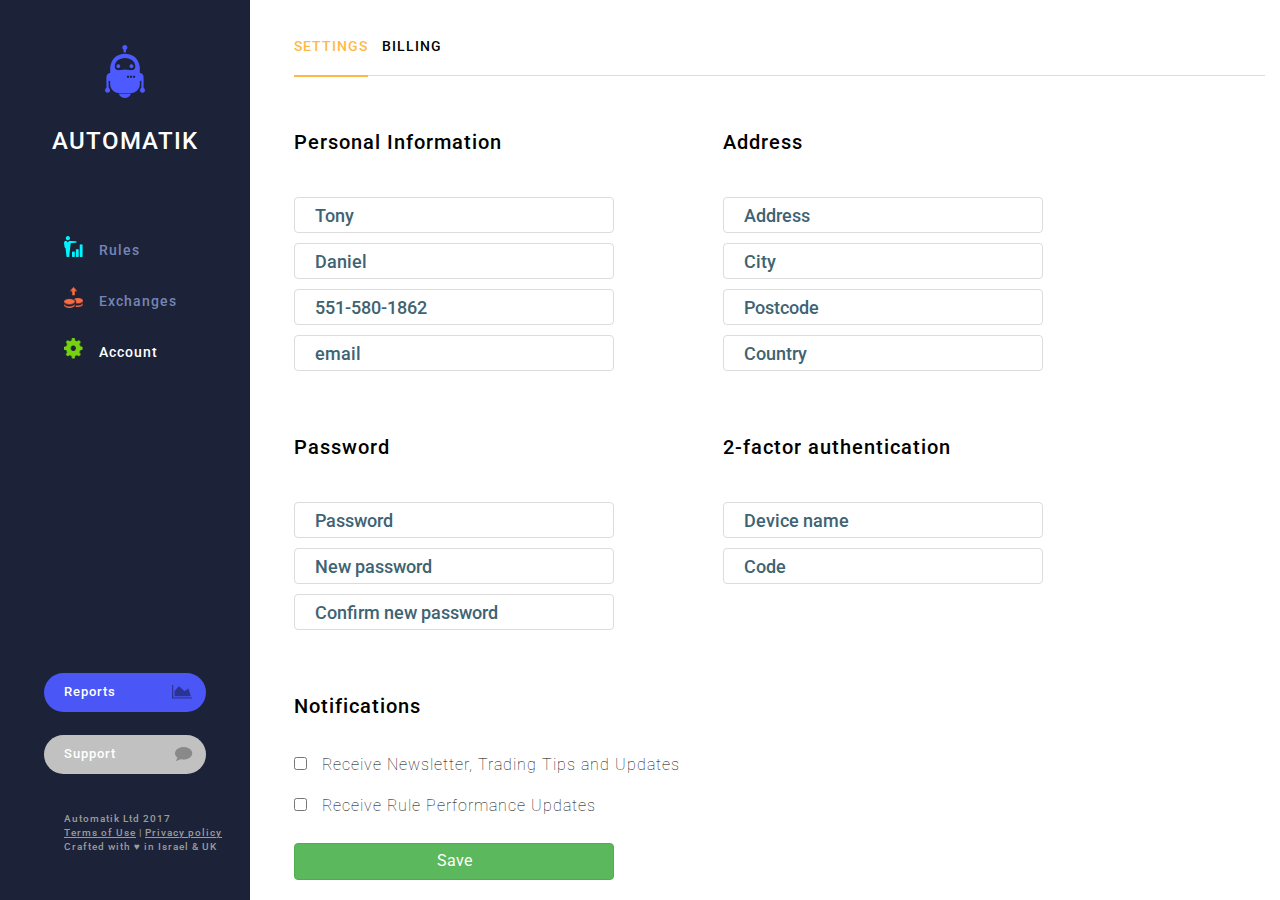
<file: account/settings.html>
<!DOCTYPE html>
<html lang="en">
<head>
	<meta name="viewport" content="width=device-width, initial-scale=1">
    <meta http-equiv="X-UA-Compatible" content="IE=9" />
    <meta charset="UTF-8">
    <title>Automatik - Account/Settings</title>

	<!-- Css -->

    <link href="https://fonts.googleapis.com/css?family=Roboto" rel="stylesheet">
	<link rel="shortcut icon" type="image/png" href="../images/Robo.to.png"/>
	<link href="https://maxcdn.bootstrapcdn.com/bootstrap/3.3.7/css/bootstrap.min.css" rel="stylesheet" integrity="sha384-BVYiiSIFeK1dGmJRAkycuHAHRg32OmUcww7on3RYdg4Va+PmSTsz/K68vbdEjh4u" crossorigin="anonymous">
	<link rel="stylesheet" href="../css/style.css">

</head>

<body>

    <!-- Hamburger Button -->
        <div class="collpasingSidebar hidden-sm visible-xs">
          <svg viewBox="0 0 800 600">
            <path d="M300,220 C300,220 520,220 540,220 C740,220 640,540 520,420 C440,340 300,200 300,200" id="top"></path>
            <path d="M300,320 L540,320" id="middle"></path>
            <path d="M300,210 C300,210 520,210 540,210 C740,210 640,530 520,410 C440,330 300,190 300,190" id="bottom" transform="translate(480, 320) scale(1, -1) translate(-480, -318) "></path>
          </svg>
        </div>
    <!-- End Hamburger Button -->

		<div class="wrapper">

            <!-- Sidebar -->
            <nav class="sidebar">

            	<a href="../homepage.html">
            		<img class="roboto-logo" width="40px" src="../images/Robo.to.png" alt="Automatik Logo" title="Automatik Logo">
        		</a>

                <h3 class="text-center">Automatik</h3>

                <ul class="list-unstyled top-list">
                    <li>
                    	<a href="../homepage.html">
                    		<img src="../images/rules-icon.png" title="rules-icon" alt="rules-icon">
                    		<span>Rules</span>
                    	</a>
                    	<a href="#">
                    		<img src="../images/exchanges-icon.png" title="exchanges-icon" alt="exchanges-icon">
                    		<span>Exchanges</span>
                    	</a>
                    	<a href="#">
                    		<img src="../images/account-icon.png" title="account-icon" alt="account-icon">
                    		<span class="active">Account</span>
                    	</a>
                    </li>
                </ul>

                <ul class="list-unstyled bottom-list">
                	<li>
                		<a href="#">
                    		<span>Reports</span>
                    		<img src="../images/reports-icon.png" title="reports-icon" alt="reports-icon">
                    	</a>
                    	<a href="#">
                    		<span>Support</span>
                    		<img src="../images/support-icon.png" title="support-icon" alt="support-icon">
                    	</a>
                	</li>
                </ul>

                <div class="copyright">
                	<p>Automatik Ltd 2017</p>
                	<p>
                		<span><a href="">Terms of Use</a></span>
                		<span>|</span>
                		<span><a href="">Privacy policy</a></span>
                	</p>
                	<p>Crafted with &#9829; in Israel & UK</p>
                </div>

            </nav>

            <!-- Content -->

            <div class="container">

            	<!-- Header -->
            	<div class="row">
            		<div class="col-lg-12">
            			<div class="account-header">
            				<ul class="list-unstyled list-inline">
            					<li>
            						<a class="active" href="#">Settings</a>
            					</li>
            					<li>
            						<a href="./billing.html">Billing</a>
            					</li>
            				</ul>
            			</div>
            		</div>
            	</div>

				<!-- Account Content -->

				<div class="account-content">
					<form>
						<div class="row">
		            		<div class="col-lg-4 col-md-5 col-xs-12">
								<h4>Personal Information</h4>
								<input placeholder="Tony" type="text">
								<input placeholder="Daniel" type="text">
								<input placeholder="551-580-1862" type="number">
								<input placeholder="email" type="email">

								<h4>Password</h4>
								<input placeholder="Password" type="text">
								<input placeholder="New password" type="text">
								<input placeholder="Confirm new password" type="text">

								<h4>Notifications</h4>
								<span class="checkboxes">
                                    <input type="checkbox" id="lorem-ipsum-1">
									<label for="lorem-ipsum-1">Receive Newsletter, Trading Tips and Updates</label>
								</span>
								
								<span class="checkboxes">
                                    <input type="checkbox" id="lorem-ipsum-2">
									<label for="lorem-ipsum-2">Receive Rule Performance Updates</label>
								</span>
		        			</div>

		        			<div class="col-lg-4 col-lg-offset-1 col-md-5 col-md-offset-1 col-xs-12">
		        				<h4>Address</h4>
	        					<input placeholder="Address" type="text">
								<input placeholder="City" type="text">
								<input placeholder="Postcode" type="text">
								<input placeholder="Country" type="text">

								<h4>2-factor authentication</h4>
	        					<input placeholder="Device name" type="text">
								<input placeholder="Code" type="number">
		        			</div>
	        			</div>
	        			<input value="Save" type="submit" class="btn btn-success">
        			</form>
    			</div>
        	</div>

        </div>
	
	<!-- Js -->

	<script
  src="https://code.jquery.com/jquery-3.2.1.min.js"
  integrity="sha256-hwg4gsxgFZhOsEEamdOYGBf13FyQuiTwlAQgxVSNgt4="
  crossorigin="anonymous"></script>
  <script src="https://maxcdn.bootstrapcdn.com/bootstrap/3.3.7/js/bootstrap.min.js" integrity="sha384-Tc5IQib027qvyjSMfHjOMaLkfuWVxZxUPnCJA7l2mCWNIpG9mGCD8wGNIcPD7Txa" crossorigin="anonymous"></script>
  <script src="../js/js.js"></script>

</body>
</html>
</file>
<file: css/style.css>
html {
	width: 100%;
	min-height: 100%;
}

body {
	height: 100%;
    width: 100%;
    font-family: Roboto;
	font-size: 18px;
	font-weight: 500;
	text-align: left;
	color: #4a56f5;
    background: white;
    overflow-x: hidden;
    letter-spacing: 1px;
}

h1, h2, h3, h4, h5, h6, ul, p {
	margin: 0;
}

/* Generral Rules */

.no-overflow {
	overflow: hidden;
}

.no-padding {
	padding: 0 !important;
}

.opacity {
	opacity: 0.2;
}

.inline-block {
	display: inline-block;
}

.light-grey {
	color: #9b9b9b;
}

.black {
	color: black;
}

.light-green {
	color: #7ed321;
}

.light-blue {
	color: #4d5aff;
}

.light-red {
	color: #ff165e;
}

/* Inputs, buttons */

::-webkit-input-placeholder { /* Chrome/Opera/Safari */
  color: #3e6373;
}

::-moz-placeholder { /* Firefox 19+ */
  color: #3e6373;
}

:-ms-input-placeholder { /* IE 10+ */
  color: #3e6373;
}

:-moz-placeholder { /* Firefox 18- */
  color: #3e6373;
}

select {
	width: 129px;
	height: 36px;
	border-radius: 5px;
	background-color: #dddddd;
	box-shadow: 0 1px 0 0 rgba(0, 0, 0, 0.39);
}

input[type="date"] {
	width: 164px;
    font-size: 16px;
	height: 36px;
	border-radius: 5px;
	background-color: #dddddd;
	box-shadow: 0 1px 0 0 rgba(0, 0, 0, 0.39);
}

input[type=checkbox] {
    margin: 4px 10px 0 0;
}

input:focus {
    border: 1px solid #3e6373 !important;
}

/* Hamburger Button */

.collpasingSidebar {
    position: absolute;
    z-index: 100;
    right: 0;
}

.collpasingSidebar svg {
  width: 55px;
  height: 55px;
  cursor: pointer;
  -webkit-transform: translate3d(0, 0, 0);
  -moz-transform: translate3d(0, 0, 0);
  -o-transform: translate3d(0, 0, 0);
  -ms-transform: translate3d(0, 0, 0);
  transform: translate3d(0, 0, 0);
}

.collpasingSidebar path {
  fill: none;
  -webkit-transition: stroke-dashoffset 0.5s cubic-bezier(0.25, -0.25, 0.75, 1.25), stroke-dasharray 0.5s cubic-bezier(0.25, -0.25, 0.75, 1.25);
  -moz-transition: stroke-dashoffset 0.5s cubic-bezier(0.25, -0.25, 0.75, 1.25), stroke-dasharray 0.5s cubic-bezier(0.25, -0.25, 0.75, 1.25);
  -o-transition: stroke-dashoffset 0.5s cubic-bezier(0.25, -0.25, 0.75, 1.25), stroke-dasharray 0.5s cubic-bezier(0.25, -0.25, 0.75, 1.25);
  -ms-transition: stroke-dashoffset 0.5s cubic-bezier(0.25, -0.25, 0.75, 1.25), stroke-dasharray 0.5s cubic-bezier(0.25, -0.25, 0.75, 1.25);
  transition: stroke-dashoffset 0.5s cubic-bezier(0.25, -0.25, 0.75, 1.25), stroke-dasharray 0.5s cubic-bezier(0.25, -0.25, 0.75, 1.25);
  stroke-width: 40px;
  stroke-linecap: round;
  stroke: #4a56f5;
  stroke-dashoffset: 0px;
}

path#top,
path#bottom {
  stroke-dasharray: 240px 950px;
}
path#middle {
  stroke-dasharray: 240px 240px;
}
.cross path#top,
.cross path#bottom {
  stroke-dashoffset: -650px;
  stroke-dashoffset: -650px;
}
.cross path#middle {
  stroke-dashoffset: -115px;
  stroke-dasharray: 1px 220px;
}

/* Sidebar */

.sidebar {
	width: 100%;
    min-width: 250px;
    max-width: 250px;
    min-height: 100vh;
    background-color: #1c2237;
    color: #fff;
    transition: all 1s;
    position: relative;
}

.sidebar .roboto-logo {
	width: 40px;
	margin: 0 auto;
	margin-top: 45px;
	margin-bottom: 30px;
	display: block;
}

.sidebar h3 {
	text-transform: uppercase;
	margin: 0 0 81px;
}

.sidebar.active {
    margin-left: -250px;
}

.sidebar .top-list li a {
    font-size: 14px;
    display: block;
    margin-bottom: 29px;
    padding: 0 0 0 64px;
    border-radius: 25px;
    text-decoration: none;
    position: relative;
}

.sidebar .top-list li a:hover > span {
	color: white;
}

.sidebar .top-list li a img {
    width: 18.6px;
	height: 21px;
}

.sidebar .top-list li a span {
    position: absolute;
    top: 5px;
    left: 99px;
    color: #7685b6;
}

.sidebar .top-list span.active {
    color: white;
}

.sidebar .bottom-list {
	margin: 314px 0 0;
}

.sidebar .bottom-list a {
	display: block;
	width: 162px;
	height: 39px;
	margin: 0 auto;
	margin-bottom: 23px;
	border-radius: 25px;
	background-color: #c1c1c1;
	position: relative;
	color: white;
	font-size: 13px;
}

.sidebar .bottom-list a:hover, .content-header .top-right-buttons a:hover, .account-content .lite-trader a:hover {
	-webkit-box-shadow: 5px 5px 19px -9px rgba(193,193,193,1);
	-moz-box-shadow: 5px 5px 19px -9px rgba(193,193,193,1);
	box-shadow: 5px 5px 19px -9px rgba(193,193,193,1);
}

.sidebar .bottom-list a:hover > span, .sidebar .bottom-list a:first-child:hover > span, .content-header .top-right-buttons a:hover > span {
	color: #1c2237;
}

.sidebar .bottom-list a:first-child {
	background-color: #4a56f5;
}

.sidebar .bottom-list a:first-child:hover {
	-webkit-box-shadow: 5px 5px 19px -9px rgba(74,86,245,1);
	-moz-box-shadow: 5px 5px 19px -9px rgba(74,86,245,1);
	box-shadow: 5px 5px 19px -9px rgba(74,86,245,1);
}

.sidebar .bottom-list span {
	position: absolute;
    top: 10px;
    left: 20px;
}

.sidebar .bottom-list img {
	position: absolute;
    top: 12px;
    right: 13.5px;
}

.navbar {
    padding: 15px 10px;
    background: #fff;
    border: none;
    border-radius: 0;
    margin-bottom: 40px;
    box-shadow: 1px 1px 3px rgba(0, 0, 0, 0.1);
}

.navbar-btn {
    box-shadow: none;
    outline: none !important;
    border: none;
}

.copyright {
    padding: 0 0 0 64px;
    font-size: 10px;
    margin: 38px 0;
    color: #9b9b9b;
}

.copyright a {
	color: #9b9b9b;
	text-decoration: underline;
}

/* End Sidebar */

/* Login Page */

.main-background {
	width: 100%;
	height: 100%;
	background-image: linear-gradient(to top, rgba(146, 107, 255, 0.79), #3b48ea);
	box-shadow: 0 33px 72px 0 rgba(17, 13, 61, 0.35), 12px 6px 8px 0 rgba(50, 64, 236, 0.2);
}

.main-background .login-container {
	max-width: 366px;
	width: 100%;
	margin: 0 auto;
}

.main-background .login-container img {
	margin: 80px 0 23px;
}

.main-background .login-container h3 {
	text-transform: uppercase;
	color: white;
	letter-spacing: 2.2px;
	margin-bottom: 42px;
}

.main-background .login-container form {
	width: 366px;
	height: 438px;
	border-radius: 8px;
	background-color: #ffffff;
	box-shadow: 0 2px 0 0 #999999;
	border: solid 1px #d0d0d0;
}

.main-background .login-container form h4 {
	color: #3e6373;
	margin: 24px 0; 
}

.main-background .login-container form input[type="text"], .main-background .login-container form input[type="password"] {
 	padding-left: 19.5px;
 	width: 303px;
 	height: 52px;
	border-radius: 8px;
	background-color: #eeeeee;
	border: 0;
	outline: 0;
}

.main-background .login-container form input[type="text"], .main-background .login-container form input[type="password"] {
	font-size: 14px;
	text-align: left;
	color: #3e6373;
}

.main-background .login-container form input[type="password"] {
	margin: 5px 0 24px;
}

.main-background .login-container form input[type="submit"] {
	width: 303px;
	height: 52px;
	border-radius: 8px;
	background-color: #ff165e;
	color: white;
	letter-spacing: 2px;
}

.main-background .login-container form p {
	width: 229px;
	margin: 0 auto;
	margin-top: 24px;
	margin-bottom: 34px;
}

.main-background .login-container form span {
	font-size: 14px;
}

.main-background .login-container form span:first-child a  {
	color: #ff165e;
	font-size: 14px;
}

.re-captcha {
	width: 303px;
	height: 76px;
	margin: 0 auto;
	background-color: #fafafa;
}

.login-copyright {
	color: white;
	font-size: 14px;
	margin: 19px 0 135px;
}

.login-copyright a {
	color: white;
	text-decoration: underline;
}

/* End Login Page */

/* Homepage */

.wrapper {
    display: flex;
    align-items: stretch;
}

.container hr {
    margin-left: 24px;
    margin-top: 0;
    margin-bottom: 0;
    clear: both;
}

.crypto-accordions {
	padding: 67px 12px;
	color: black;
}

.crypto-accordions .accordion-toggle {
	display: block;
	text-decoration: none;
	position: relative;
}

.crypto-accordions .rules {
	width: 110px;
	margin: 10px 15px;
}

.crypto-accordions .crypto-name-accordion {
	position: relative;
	top: -10px;
}

.crypto-accordions .panel-heading .accordion-toggle:after {
    font-family: 'Glyphicons Halflings';
    content:"\e113";   
    float: right;       
    color: grey;        
    position: absolute;
    top: 0;
    right: 0;
}

.crypto-accordions .panel-heading .accordion-toggle.collapsed:after {
    content: "\e114"; 
}


.crypto-accordions .col-xs-12:first-child h4 {
	margin-bottom: 25px;
}

.content-header .crypto-first-column, .content-header .crypto-second-column, .content-header .crypto-second-column-marketplace {
    padding: 24px 9px;
}

.content-header .crypto-third-column {
	height: 118px;
    padding: 24px 0;
}

.content-header a {
    text-decoration: none;
}

.content-header .top-right-buttons {
	position: relative;
    top: 16px;
}
 
.content-header .top-right-buttons a {
	display: inline-block;
	width: 145px;
	height: 39px;
	margin: 0 auto;
	border-radius: 25px;
	background-color: #c1c1c1;
	position: relative;
	color: white;
	font-size: 13px;
} 

.content-header .top-right-buttons a:last-child {
	background-color: #ff165e;
}

.content-header .top-right-buttons a:last-child:hover, .account-content .pro-trader a:hover, .account-content .guru-trader a:hover, .main-background .login-container form input[type="submit"]:hover {
	-webkit-box-shadow: 5px 5px 19px -9px rgba(255,22,94,1);
	-moz-box-shadow: 5px 5px 19px -9px rgba(255,22,94,1);
	box-shadow: 5px 5px 19px -9px rgba(255,22,94,1);
}

.content-header .top-right-buttons a:last-child:hover > span {
	color: #1c2237;
}

.content-header .top-right-buttons span {
    position: absolute;
    top: 10px;
    left: 20px;
}

.content-header .top-right-buttons img {
    position: absolute;
    top: 12px;
    right: 13.5px;
}

.crypto-balance-container {
	position: relative;
    top: 13px;
}

.crypto-balance-container .crypto-balance span strong {
    font-weight: 500;
}

.crypto-details-container {
 	position: relative;
    top: 14px;
    left: 16px;
}

.crypto-details-container h3 {
 	font-size: 22px;
}

.crypto-since-container, .crypto-started-container, .crypto-generating-container, .crypto-fund-container {
	position: relative;
    top: 14px;
    left: 16px;
    margin-right: 4px;
}

.crypto-balance-container, .crypto-since-home-container, .crypto-started-home-container {
    position: relative;
    top: 8px;
    margin-right: 25px;
}

.crypto-since-container h4:last-child, .crypto-started-container h4:last-child, .crypto-generating-container h4:last-child, .crypto-fund-container h4:last-child, .crypto-balance, .crypto-since-home-container h4:last-child, .crypto-started-home-container h4:last-child {
	position: relative;
    top: 6px;
}

.content-trigger, .content-do, .content-and {
	padding: 24px 9px;
}

.content-trigger .crypto-trigger-container, .content-do .crypto-do-container, .content-and .crypto-and-container {
	margin: 0 10px;
}

.content-trigger .crypto-trigger-container h4, .content-do .crypto-do-container h4, .content-and .crypto-and-container h4 {
    color: #4a56f5;
    width: 59px;
}

.content-trigger .crypto-trigger-option select, .content-do .crypto-do-option select, .crypto-and-option select {
	border-radius: 5px;
	border: solid 2px #4a56f5;
	outline: none !important;
	background-color: #ffffff;
	box-shadow: none;
	color: black;
    padding: 0 20px;
}

.content-trigger .crypto-trigger-play h5 {
    position: relative;
    top: -30px;
    color: #9b9b9b;
}

.content-trigger .crypto-trigger-play div {
	margin: 0 18px;
}

.content-trigger .crypto-trigger-play a {
	display: block;
}

.content-trigger .crypto-trigger-play .play-btn.active {
	text-transform: uppercase;
}

.content-trigger .crypto-trigger-play h6 {
    position: relative;
    top: 11px;
    color: #1c2237;
}

.content-trigger-function, .content-do-function, .content-and-function {
    padding: 29px;
	border-radius: 6px;
	background-color: #4d5afe;
    margin: 24px 0 24px 113px;
    color: #000000;
    line-height: 64px;
    -webkit-box-shadow: 10px 10px 19px -9px rgba(77,90,254,1);
	-moz-box-shadow: 10px 10px 19px -9px rgba(77,90,254,1);
	box-shadow: 10px 10px 19px -9px rgba(77,90,254,1);
}

.content-trigger-function h4, .content-do .content-do-function h4, .content-and .content-and-function h4 {
	margin-right: 17px;
	width: 107px;
}

.content-trigger-function h4:nth-child(3), .content-do .content-do-function h4:nth-child(3), .content-do .content-do-function h4:nth-child(5), .content-do .content-do-function h4:nth-child(10), .content-and .content-and-function h4:nth-child(3), .content-and .content-and-function h4:nth-child(5) {
	margin-left: 24px;
}

.content-do .crypto-do-option {
    position: relative;
    left: -5px;
}

.currency-that {
    position: relative;
    top: 9px;
}

/* End Homepage Page */

/* Account Page */

.account-header {
    margin: 17px 0 0 29px;
	text-transform: uppercase;
	font-size: 14px;
	border-bottom: 1px solid #dcdcdc;
}

.account-header ul {
	padding: 19px 0;
}

.account-header ul li a {
    padding: 21px 0;
    color: black;
    text-decoration: none;
}

.account-header ul li a:hover {
	color: #ffb946;
}

.account-header ul li a.active {
	border-bottom: 2px solid #ffb946;
	color: #ffb946;
}

.account-content h4 {
	font-size: 20px;
	color: black;
	padding: 55px 0 34px 29px;
}

.account-content .col-lg-8 h4 {
	padding: 55px 0 34px 0;
}

.account-content form {
    color: black;
}

.account-content form .card-js {
    margin: 34px 0 19px 29px;
    width: 320px;
}

.account-content form .account-details {
	border: solid 1px #dcdcdc;
	margin: 0 0 19px 29px;
    padding: 8px;
	font-size: 14px;
	color: black;
    width: 320px;
    border-radius: 4px;
}

.account-content form .checkboxes {
    padding: 0 0 15px 29px;    
    display: block;
    white-space: nowrap;
}

.account-content form input[type="submit"] {
	margin: 15px 0 15px 29px;
}

.account-content form label {
	font-weight: lighter;
	cursor: pointer;
	font-size: 16px;
	display: unset;
}

.account-content form input[type="submit"] {
	width: 320px;
	font-size: 16px;
	margin: 10px 0 10px 29px;
}

.account-content form input[type="text"], .account-content form input[type="email"], .account-content form input[type="number"] {
    margin: 10px 0 10px 29px;
    border-radius: 4px;
    width: 320px;
    box-shadow: none;
    outline: none;
    border: 1px solid #dcdcdc;
    height: 36px;
    display: block;
    padding-left: 20px;
    color: black;
}

.account-content form  .card-js input, .card-js select {
    color: black;
    font-family: Roboto;
}

.account-content .lite-trader {
	width: 100%;
	padding: 28px;
	background-color: #9b9b9b;
	margin: 0 0 60px 0;
	color: #efefef;
	-webkit-box-shadow: 10px 10px 19px -9px rgba(155,155,155,1);
	-moz-box-shadow: 10px 10px 19px -9px rgba(155,155,155,1);
	box-shadow: 10px 10px 19px -9px rgba(155,155,155,1);
}

.account-content .lite-trader h4, .account-content .pro-trader h4, .account-content .guru-trader h4 {
	padding: 0;
	color: white;
	letter-spacing: 2px;
}

.account-content .lite-trader strong, .account-content .pro-trader strong, .account-content .guru-trader strong {
	font-size: 46px;
	letter-spacing: 5.9px;
    display: block;
}

.account-content .lite-trader .lite-trader-details, .account-content .pro-trader .pro-trader-details, .account-content .guru-trader .guru-trader-details {
	width: 150px;
	margin: 0 auto;
	text-align: left;
}

.account-content .lite-trader .lite-trader-details span, .account-content .pro-trader .pro-trader-details span, .account-content .guru-trader .guru-trader-details span {
	font-size: 16px;
}

.account-content .lite-trader a {
	width: 145px;
	height: 39px;
	display: block;
	margin: 0 auto;
    border-radius: 25px;
    background-color: #9b9b9b;
    line-height: 39px;
	border: solid 1px #efefef;
	color: white;
	text-decoration: none;
}

.account-content .pro-trader, .account-content .guru-trader {
	width: 100%;
	padding: 28px;
	background-color: #4d5aff;
	box-shadow: 0 0 100px 0 rgba(0, 0, 0, 0.05);
	margin: 0 0 60px 0;
	color: #efefef;
	-webkit-box-shadow: 10px 10px 19px -9px rgba(77,90,255,1);
	-moz-box-shadow: 10px 10px 19px -9px rgba(77,90,255,1);
	box-shadow: 10px 10px 19px -9px rgba(77,90,255,1);
}

.account-content .pro-trader a, .account-content .guru-trader a {
	background-color: #ff165e;
    display: inline-block;
    width: 145px;
    height: 39px;
    margin: 0 auto;
    line-height: 39px;
	display: block;
    border-radius: 25px;
    color: white;
	text-decoration: none;
}

/* ---------------------------------------------------
    MEDIAQUERIES
----------------------------------------------------- */
@media (max-width: 1200px) {
    .account-content .col-lg-8 h4 {
	    padding: 55px 0 34px 29px;
	}

}

/*@media (max-width: 992px) {
    .crypto-second-column-marketplace {
		position: relative;
    	left: -14px;
	}

}*/

@media (max-width: 768px) {
	/* Sidebar Toggle */
    .sidebar {
        margin-left: -250px;
    }
    .sidebar.active {
        margin-left: 0;
    }
    .sidebarCollapse span {
        display: none;
    }

    .collpasingSidebar {
    	display: block !important;
    }

    /* Homepage */
	.content-header .crypto-second-column {
	    height: auto;
        padding: 24px 0 24px 38px;
	}

	.content-header .crypto-second-column {
		height: auto;
        padding: 24px 0 24px 0;
	}

	.crypto-trigger-play {
		float: none !important;
	    margin: 30px;
	}

	.crypto-generating-container, .crypto-since-home-container, .crypto-fund-container {
		margin: 25px 0;
	}


}

@media (max-width: 450px) {
	.account-content .col-lg-4.col-md-4.col-sm-6.col-xs-6.text-center {
		width: 100%;
	}

	.crypto-accordions .crypto-name-accordion {
	    position: relative;
	    top: 0;
	}

	.account-content form .checkboxes {
	    white-space: unset;
	}

}
</file>
<file: css/card-js/card-js.min.css>
.card-js input.card-number{padding-right:48px}.card-js .card-number-wrapper .card-type-icon{height:23px;width:32px;position:absolute;display:block;right:8px;top:7px;background:url(https://cardjs.co.uk/img/cards.png) 0 23px no-repeat;pointer-events:none;opacity:0;-webkit-transition:opacity .15s linear;-moz-transition:opacity .15s linear;-ms-transition:opacity .15s linear;-o-transition:opacity .15s linear;transition:opacity .15s linear}.card-js .card-number-wrapper .show{opacity:1}.card-js .card-number-wrapper .card-type-icon.visa{background-position:0 0}.card-js .card-number-wrapper .card-type-icon.master-card{background-position:-32px 0}.card-js .card-number-wrapper .card-type-icon.american-express{background-position:-64px 0}.card-js .card-number-wrapper .card-type-icon.discover{background-position:-96px 0}.card-js .card-number-wrapper .card-type-icon.diners{background-position:-128px 0}.card-js .card-number-wrapper .card-type-icon.jcb{background-position:-160px 0}.card-js .cvc-container{width:50%;float:right}.card-js .cvc-wrapper{box-sizing:border-box;margin-left:5px}.card-js .cvc-wrapper .cvc{display:block;width:100%}.card-js .expiry-container{width:50%;float:left}.card-js .expiry-wrapper{box-sizing:border-box;margin-right:5px}.card-js .expiry-wrapper .expiry{display:block;width:100%}.card-js .expiry-wrapper .expiry-month{border-top-right-radius:0;border-bottom-right-radius:0;padding-left:30px}.card-js .expiry-wrapper .expiry-year{border-top-left-radius:0;border-bottom-left-radius:0;border-left:0}.card-js .expiry-wrapper .expiry-month,.card-js .expiry-wrapper .expiry-year{display:inline-block}.card-js .expiry-wrapper .expiry{padding-left:38px}.card-js .icon{position:absolute;display:block;width:24px;height:17px;left:8px;top:10px;pointer-events:none}.card-js .icon.right{right:8px;left:auto}.card-js .icon.popup{cursor:pointer;pointer-events:auto}.card-js .icon .svg{fill:#888}.card-js .icon.popup .svg{fill:#aaa!important}.card-js .card-number-wrapper,.card-js .name-wrapper{margin-bottom:15px;width:100%}.card-js .card-number-wrapper,.card-js .cvc-wrapper,.card-js .expiry-wrapper,.card-js .name-wrapper{-webkit-box-shadow:0 1px 0 rgba(255,255,255,.7),inset 0 1px 0 rgba(255,255,255,.7);-moz-box-shadow:0 1px 0 rgba(255,255,255,.7),inset 0 1px 0 rgba(255,255,255,.7);-ms-box-shadow:0 1px 0 rgba(255,255,255,.7),inset 0 1px 0 rgba(255,255,255,.7);-o-box-shadow:0 1px 0 rgba(255,255,255,.7),inset 0 1px 0 rgba(255,255,255,.7);box-shadow:0 1px 0 rgba(255,255,255,.7),inset 0 1px 0 rgba(255,255,255,.7);position:relative}.card-js .card-number-wrapper,.card-js .cvc-container,.card-js .expiry-container,.card-js .name-wrapper{display:inline-block}.card-js::after{content:' ';display:table;clear:both}.card-js input,.card-js select{color:#676767;font-size:15px;font-weight:300;font-family:"Helvetica Neue",Helvetica,Arial,sans-serif;height:36px;border:1px solid #d9d9d9;border-radius:4px;box-shadow:none;background-color:#FDFDFD;box-sizing:border-box;padding:0;-webkit-transition:border-color .15s linear,box-shadow .15s linear;-moz-transition:border-color .15s linear,box-shadow .15s linear;-ms-transition:border-color .15s linear,box-shadow .15s linear;-o-transition:border-color .15s linear,box-shadow .15s linear;transition:border-color .15s linear,box-shadow .15s linear}.card-js select{-moz-appearance:none;text-indent:.01px;text-overflow:''}.card-js input[disabled],.card-js select[disabled]{background-color:#eee;color:#555}.card-js select option[hidden]{color:#ABA9A9}.card-js input:focus,.card-js select:focus{background-color:#fff;outline:0;border-color:#66afe9;-webkit-box-shadow:inset 0 1px 1px rgba(0,0,0,.075),0 0 8px rgba(102,175,233,.6);box-shadow:inset 0 1px 1px rgba(0,0,0,.075),0 0 8px rgba(102,175,233,.6)}.card-js input[readonly=readonly]:not([disabled]),.card-js input[readonly]:not([disabled]){background-color:#fff;cursor:pointer}.card-js .has-error input,.card-js .has-error input:focus{border-color:#F64B2F;box-shadow:none}.card-js input.card-number,.card-js input.cvc,.card-js input.name{padding-left:38px;width:100%}.card-js.stripe .icon .svg{fill:#559A28}
</file>
